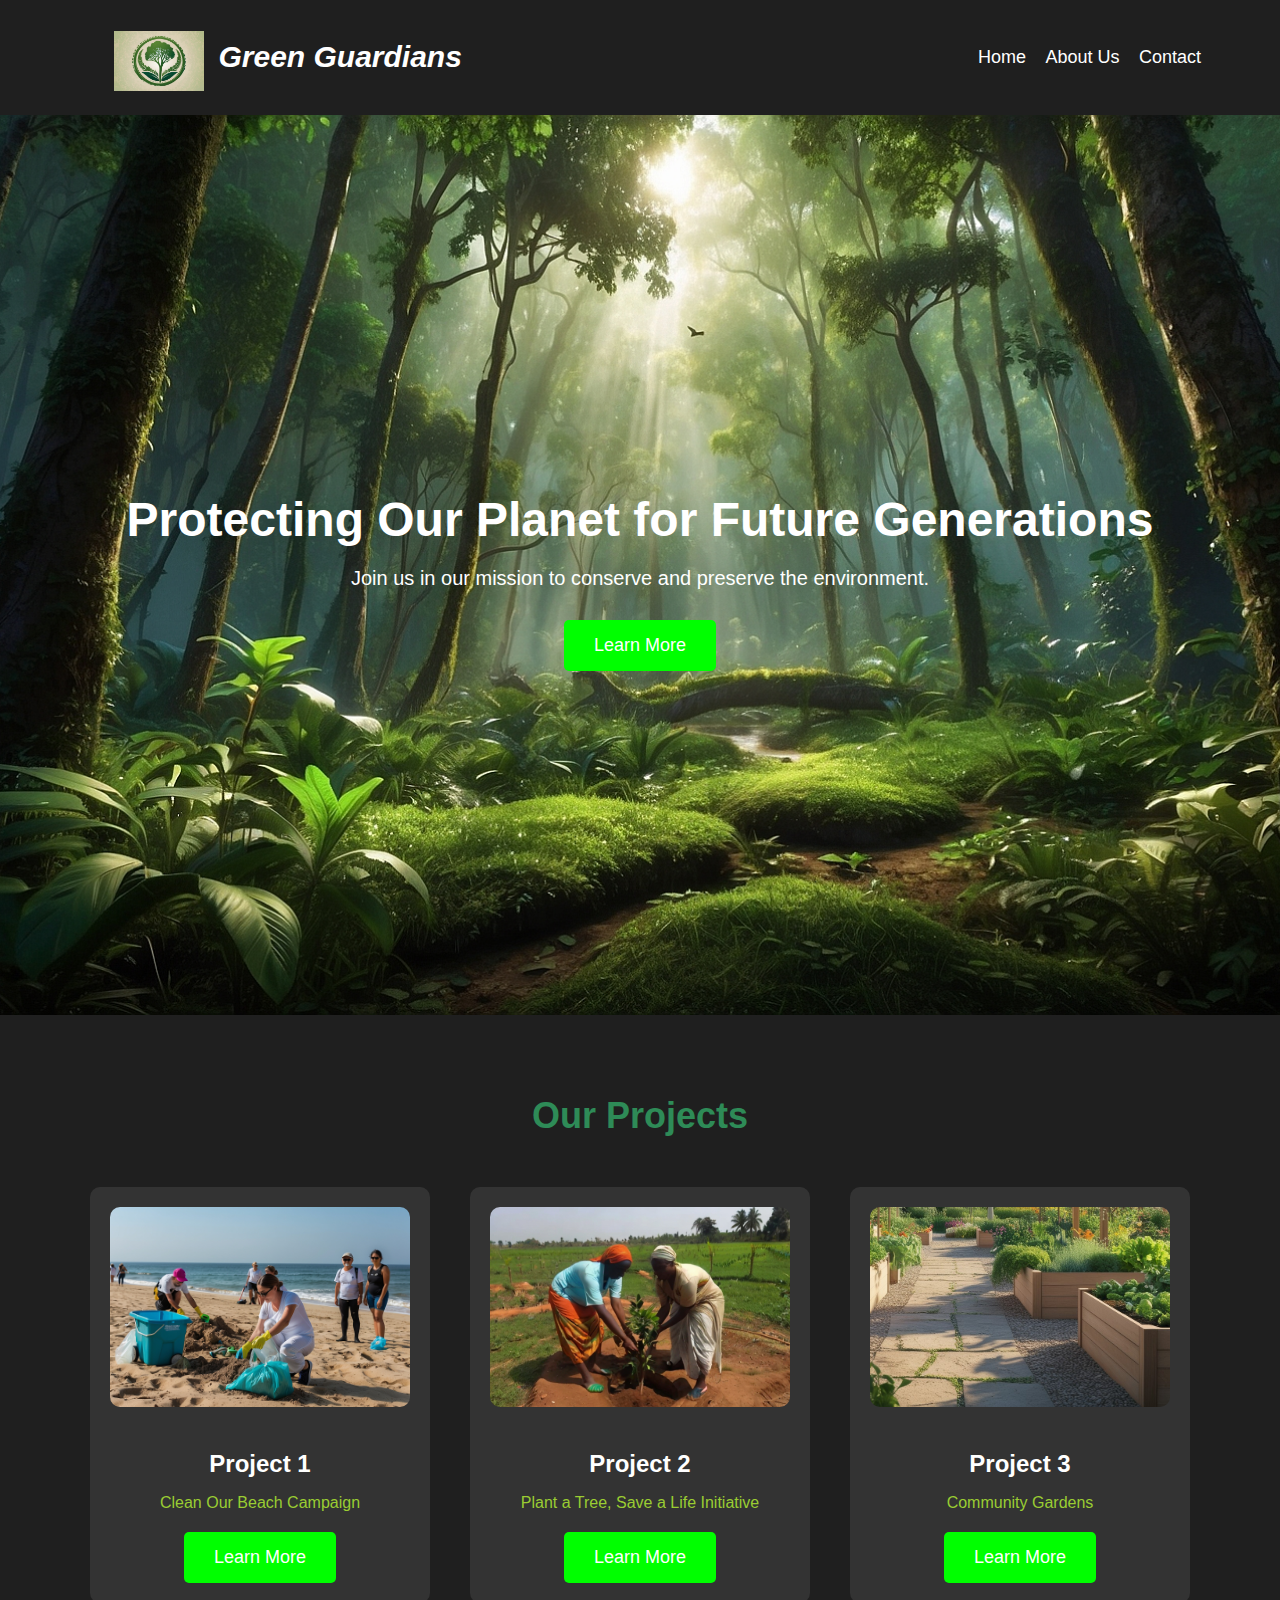
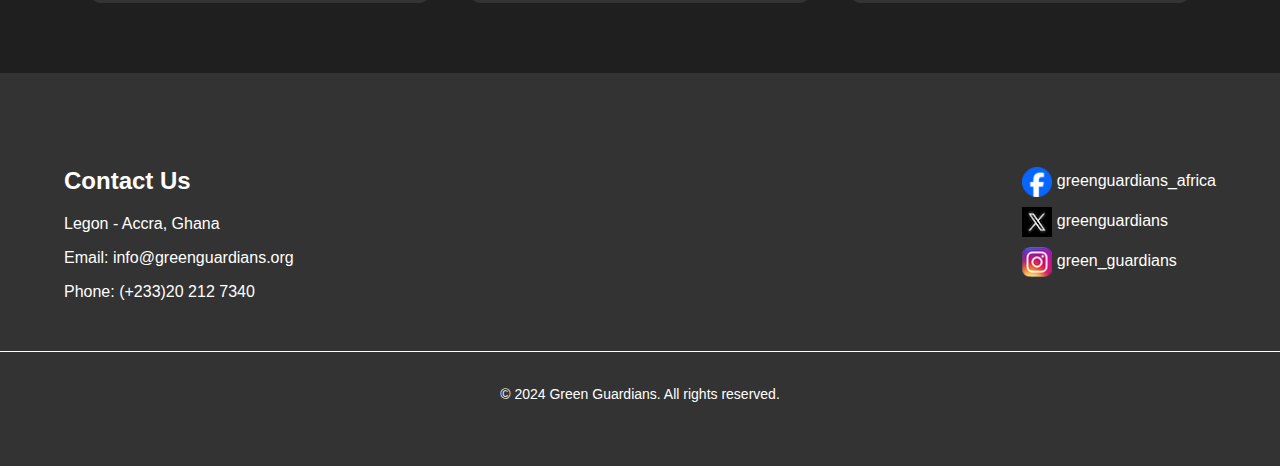
<file: index.html>
<!DOCTYPE html>
<html lang="en">
<head>
    <meta charset="UTF-8">
    <meta name="viewport" content="width=device-width, initial-scale=1.0">
	
    <title>Green Guardians</title>
    <link rel="stylesheet" type="text/css" href="styles.css">
	
</head>

<body>
    <header>
        <div class="container">
            <div class="logo">
                <img src="logo1.jpg" alt="Conservation Logo"> <h1>Green Guardians</h1>
            </div>
            <nav>
                <ul>
                    <li><a href="#home">Home</a></li>
                    <li><a href="about.html">About Us</a></li>
                    <li><a href="contact.html">Contact</a></li>
                </ul>
            </nav>
 
    </header>


    <section class="hero">
        <div class="hero-content">
            <h1>Protecting Our Planet for Future Generations</h1>
            <p>Join us in our mission to conserve and preserve the environment.</p>
            <a href="about.html" class="cta-button index-cta">Learn More</a>
        </div>
    </section>


    <section class="projects">
        <div class="projects-content">
            <h2>Our Projects</h2>
            <div class="project-list">
                <div class="project-item">
                    <img src="project1.jpg" alt="Project 1">
                    <h3>Project 1</h3>
                    <p>Clean Our Beach Campaign</p>
                    <a href="project.html" class="cta-button index-cta">Learn More</a>
                </div>
                <div class="project-item">
                    <img src="project2.jpg" alt="Project 2">
                    <h3>Project 2</h3>
                    <p>Plant a Tree, Save a Life Initiative</p>
                    <a href="project.html" class="cta-button index-cta">Learn More</a>
                </div>
                <div class="project-item">
                    <img src="project3.jpg" alt="Project 3">
                    <h3>Project 3</h3>
                    <p>Community Gardens</p>
                    <a href="project.html" class="cta-button index-cta">Learn More</a>
                </div>
            </div>
            </div>
            </section>


    <footer>
        <div class="container">
            <div class="footer-info">
                <h3>Contact Us</h3>
                <p>Legon - Accra, Ghana</p>
                <p>Email: info@greenguardians.org</p>
                <p>Phone: (+233)20 212 7340</p>
            </div>
            <div class="social-links">
                <a href="#"><img src="facebook.png" alt="Facebook"> greenguardians_africa</a>
                <a href="#"><img src="twitter.png" alt="Twitter"> greenguardians</a>
                <a href="#"><img src="instagram.png" alt="Instagram"> green_guardians</a>
            </div>
        </div>
        <div class="copyright">
            <p>&copy; 2024 Green Guardians. All rights reserved.</p>
        </div>
    </footer>

    
    </body>
    </html>
</file>
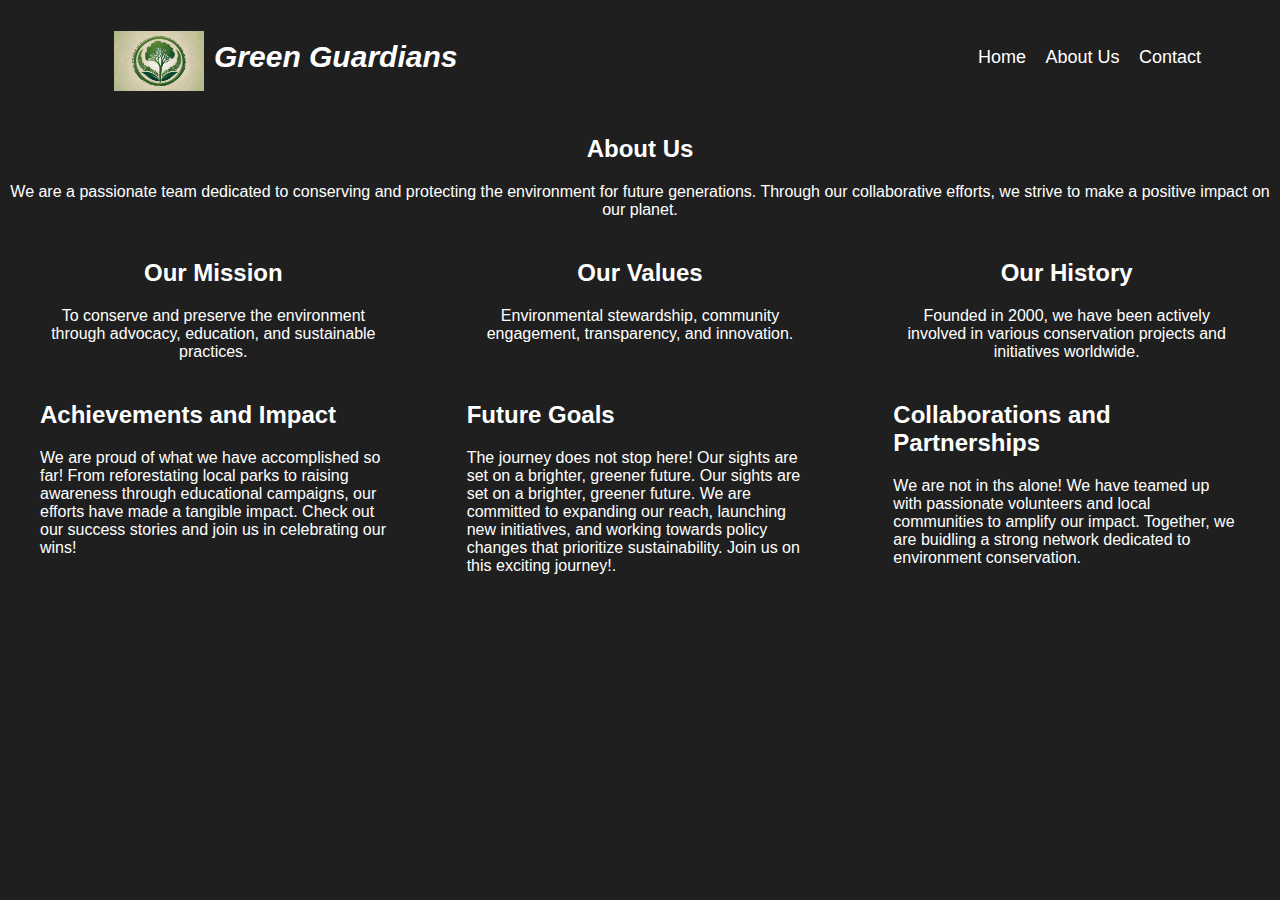
<file: about.html>
<!DOCTYPE html>
<html lang="en">
<head>
    <meta charset="UTF-8">
    <meta name="viewport" content="width=device-width, initial-scale=1.0">
    <title>Environmental Conservation</title>
    <link rel="stylesheet" type="text/css" href="styles.css">
</head>
<body>
    <header>
        <div class="container">
            <div class="logo">
                <img src="logo1.jpg" alt="Conservation Logo"><h1>Green Guardians</h1>
            </div>
            <nav>
                <ul>
                    <li><a href="index.html">Home</a></li>
                    <li><a href="about.html">About Us</a></li>
                    <li><a href="contact.html">Contact</a></li>
                </ul>
            </nav>
        </div>
    </header>

    <section id="about-us">
        <div class="about-content">
            <h2>About Us</h2>
            <p>We are a passionate team dedicated to conserving and protecting the environment for future generations. Through our collaborative efforts, we strive to make a positive impact on our planet.</p>
            <div class="highlights">
                <div class="highlight-item">
                    <h3>Our Mission</h3>
                    <p>To conserve and preserve the environment through advocacy, education, and sustainable practices.</p>
                </div>
                <div class="highlight-item">
                    <h3>Our Values</h3>
                    <p>Environmental stewardship, community engagement, transparency, and innovation.</p>
                </div>
                <div class="highlight-item">
                    <h3>Our History</h3>
                    <p>Founded in 2000, we have been actively involved in various conservation projects and initiatives worldwide.</p>
                </div>
            </div>
        </div>
        <div class="highlights">
        <div class="highlight-item">
            <h3>Achievements and Impact</h3>
            <p>We are proud of what we have accomplished so far! From reforestating local parks to raising awareness through educational campaigns, our efforts have made a tangible impact. Check out our success stories and join us in celebrating our wins!</p>
        </div>
        <div class="highlight-item">
            <h3>Future Goals</h3>
            <p>The journey does not stop here! Our sights are set on a brighter, greener future. Our sights are set on a brighter, greener future. We are committed to expanding our reach, launching new initiatives, and working towards policy changes that prioritize sustainability. Join us on this exciting journey!.</p>
        </div>
        <div class="highlight-item">
            <h3>Collaborations and Partnerships</h3>
            <p>We are not in ths alone! We have teamed up with passionate volunteers and local communities to amplify our impact. Together, we are buidling a strong network dedicated to environment conservation.</p>
        </div>
        </div>
    </section>
</file>
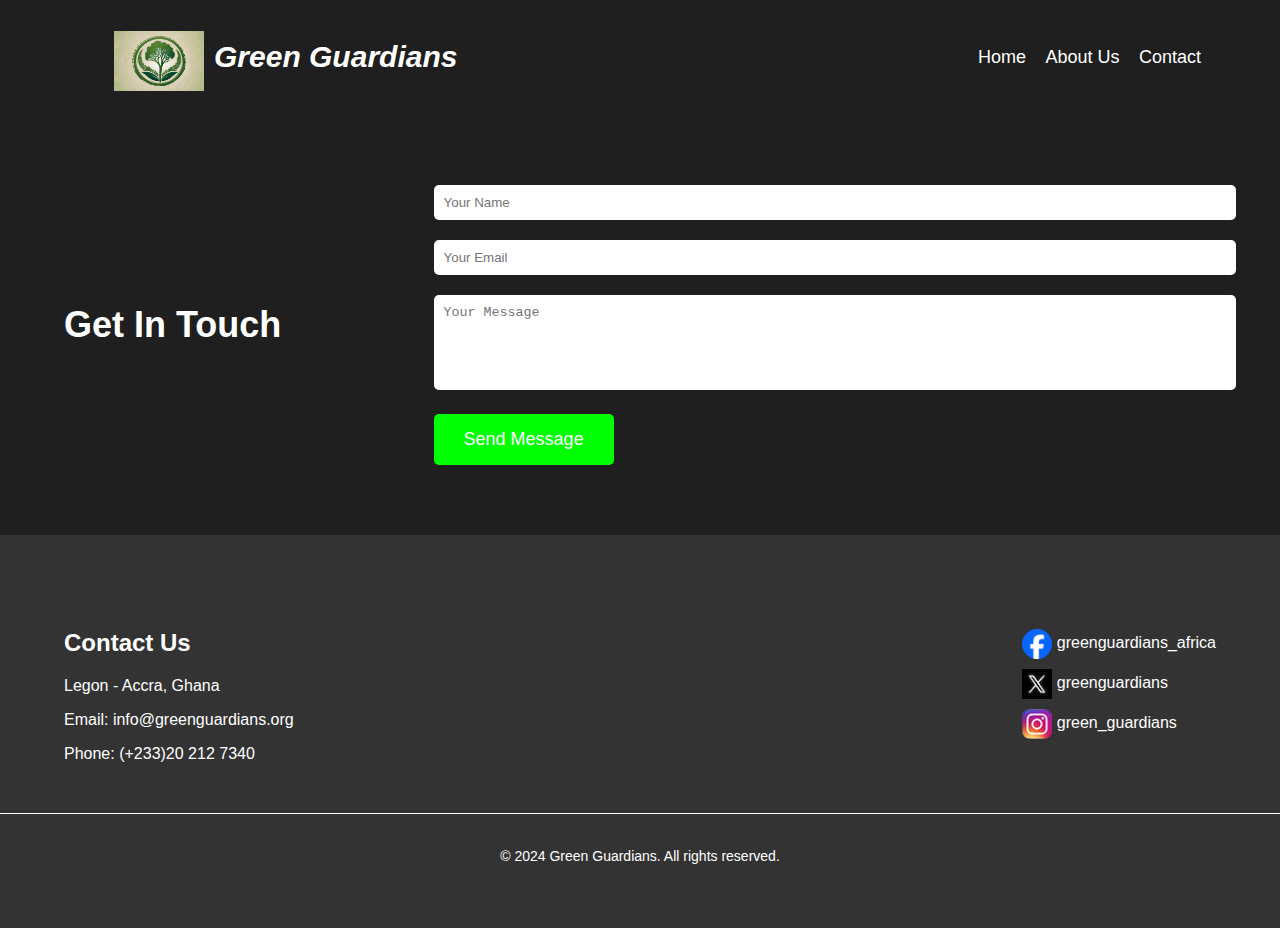
<file: contact.html>
<!DOCTYPE html>
<html lang="en">
<head>
    <meta charset="UTF-8">
    <meta name="viewport" content="width=device-width, initial-scale=1.0">
    <title>Environmental Conservation</title>
    <link rel="stylesheet" type="text/css" href="styles.css">
</head>
<body>
    <header>
        <div class="container">
            <div class="logo">
                <img src="logo1.jpg" alt="Conservation Logo"><h1>Green Guardians</h1>
            </div>
            <nav>
                <ul>
                    <li><a href="index.html">Home</a></li>
                    <li><a href="about.html">About Us</a></li>
                    <li><a href="contact.html">Contact</a></li>
                </ul>
            </nav>
        </div>
    </header>
	
	  <section class="contact">
            <div class="container">
                <h2>Get In Touch</h2>
                <div class="contact-form">
                    <form action="#" method="post">
                        <input type="text" name="name" placeholder="Your Name" required>
                        <input type="email" name="email" placeholder="Your Email" required>
                        <textarea name="message" placeholder="Your Message" rows="5" required></textarea>
                        <button type="submit">Send Message</button>
                    </form>
                </div>
            </div>
        </section>
		
		 <footer>
        <div class="container">
            <div class="footer-info">
                <h3>Contact Us</h3>
                <p>Legon - Accra, Ghana</p>
                <p>Email: info@greenguardians.org</p>
                <p>Phone: (+233)20 212 7340</p>
            </div>
           <div class="social-links">
                <a href="#"><img src="facebook.png" alt="Facebook"> greenguardians_africa</a>
                <a href="#"><img src="twitter.png" alt="Twitter"> greenguardians</a>
                <a href="#"><img src="instagram.png" alt="Instagram"> green_guardians</a>
            </div>
        </div>
        <div class="copyright">
            <p>&copy; 2024 Green Guardians. All rights reserved.</p>
        </div>
    </footer>
</file>
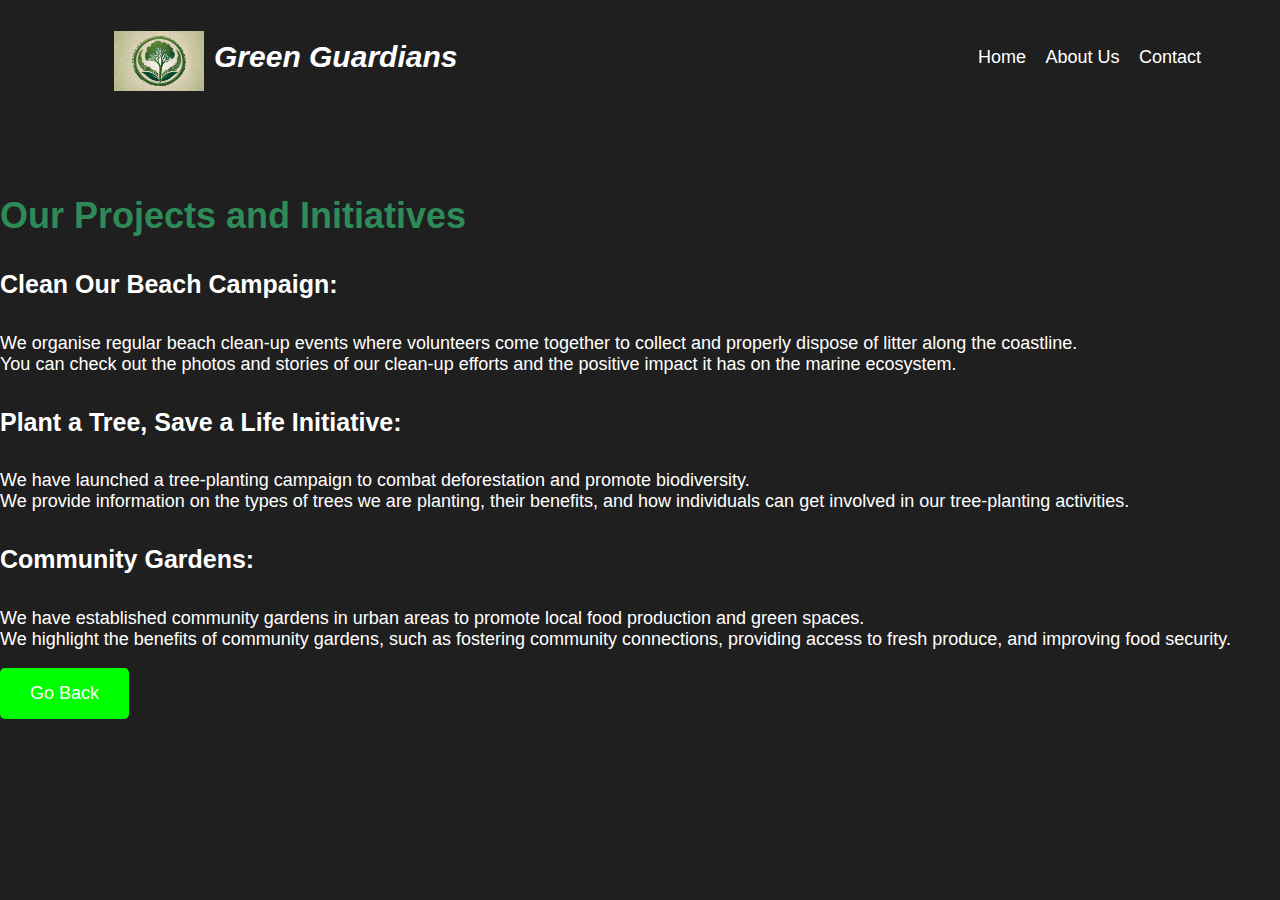
<file: project.html>
<!DOCTYPE html>
<html lang="en">
<head>
    <meta charset="UTF-8">
    <meta name="viewport" content="width=device-width, initial-scale=1.0">
    <title>Environmental Conservation</title>
    <link rel="stylesheet" type="text/css" href="styles.css">
</head>
<body>
    <header>
        <div class="container">
            <div class="logo">
                <img src="logo1.jpg" alt="Conservation Logo"><h1>Green Guardians</h1>
            </div>
            <nav>
                <ul>
                    <li><a href="index.html">Home</a></li>
                    <li><a href="about.html">About Us</a></li>
                    <li><a href="contact.html">Contact</a></li>
                </ul>
            </nav>
        </div>
    </header>
	
	 <section class="projects">
		<h2>Our Projects and Initiatives</h2>
		
		<h4>Clean Our Beach Campaign:</h4>
        <p>We organise regular beach clean-up events where volunteers come together to collect and properly dispose of litter along the coastline.</br> You can check out the photos and stories of our clean-up efforts and the positive impact it has on the marine ecosystem.</p>
		
		<h4>Plant a Tree, Save a Life Initiative:</h4>
        <p>We have launched a tree-planting campaign to combat deforestation and promote biodiversity.</br> We provide information on the types of trees we are planting, their benefits, and how individuals can get involved in our tree-planting activities.</p>
		
		<h4>Community Gardens:</h4>
		<p>We have established community gardens in urban areas to promote local food production and green spaces.</br> We highlight the benefits of community gardens, such as fostering community connections, providing access to fresh produce, and improving food security.</p>
		
		<a href="index.html" class="cta-button project-cta">Go Back</a>
</file>
<file: styles.css>
body {
    margin: 0;
    padding: 0;
    font-family: Arial, sans-serif;
    background-color: #1f1f1f; 
    color: #ffffff; 
}



.container {
    width: 90%;
    margin: 0 auto;
    padding: 20px 0;
    display: flex;
    justify-content: space-between;
    align-items: center;
}

.logo img {
    height: 60px; 
	margin-left: 50px;
}

.logo h1{
	color: white;
	display: inline-block;
	vertical-align: text-bottom;
	margin-left: 10px;
	font-style: italic;
	font-size: 30px;
}

nav ul {
    list-style: none;
    margin: 0;
    padding: 0;
}

nav ul li {
    display: inline-block;
    margin-right: 15px;
}

nav ul li a {
    text-decoration: none;
    color: #ffffff; 
    font-size: 18px;
	transition: color 0.3s ease;
}

nav ul li a:hover {
    color: #00ff00; 
}

/* hero */

.hero {
    background-image: url('conservation2.jpg'); 
    background-size: cover;
    background-position: center;
    height: 100vh; 
    display: flex;
    justify-content: center;
    align-items: center;
    text-align: center;
    color: #ffffff; 
}

.hero-content {
    padding: 20px;
}

.hero h1 {
    font-size: 48px; 
    margin-bottom: 20px;
}

.hero p {
    font-size: 20px; 
    margin-bottom: 30px;
}

.cta-button {
    display: inline-block;
    background-color: #00ff00; 
    color: #ffffff; 
    padding: 15px 30px;
    border-radius: 5px;
    text-decoration: none;
    font-size: 18px;
    transition: background-color 0.3s ease;
}

.cta-button:hover {
    background-color: #009900;
}

/* about */

.about-us {
    background-color: #333333; 
    color: #ffffff; 
    padding: 50px 0;
}

.about-content {
    text-align: center;
}

.about-us h2 {
    font-size: 36px; 
    margin-bottom: 30px;
    color: #009900;
}

.about-us p {
    font-size: 18px; 
    margin-bottom: 30px;
}

.highlights {
    display: flex;
    justify-content: space-around;
}

.highlight-item {
    flex: 1;
    margin: 0 40px;
}

.highlight-item h3 {
    font-size: 24px; 
    margin-bottom: 20px;
}

.highlight-item p {
    font-size: 16px; 
}


/* projects */

.projects {
    background-color: #1f1f1f; 
    color: #ffffff; 
    padding: 50px 0;
}

.projects p {
	font-size: 18px;
}

.projects h4 {
	font-size: 25px;
}

.projects-content {
    text-align: center;
}

.projects h2 {
    font-size: 36px;
    margin-bottom: 30px;
	color: seagreen;
}

.project-list {
    display: flex;
    flex-wrap: wrap;
    justify-content: center;
}

.project-item {
    flex: 1;
    max-width: 300px;
    margin: 20px;
    padding: 20px;
    background-color: #333333; 
    border-radius: 10px;
}

.project-item img {
    width: 100%;
    border-radius: 10px;
    margin-bottom: 15px;
}

.project-item h3 {
    font-size: 24px;
    margin-bottom: 10px;
}

.project-item p {
    font-size: 16px; 
    margin-bottom: 20px;
	color: yellowgreen;
}


/* Footer General styles */
body {
    margin: 0;
    padding: 0;
    font-family: Arial, sans-serif;
}

.container {
    width: 90%;
    margin: 0 auto;
    padding: 20px 0;
}

/* Footer */
footer {
    background-color: #333333; 
    color: #ffffff; 
    padding: 50px 0;
}

.footer-info {
    flex: 1;
    max-width: 300px;
}

.footer-info h3 {
    font-size: 24px; 
    margin-bottom: 20px;
}

.footer-info p {
    font-size: 16px; 
    margin-bottom: 10px;
}

.social-links {
    display: block;
    justify-content: flex-end;
    align-items: center;
}

.social-links a {
    margin-left: 20px;
	display: block;
	padding-bottom: 10px;
	text-decoration: none;
	color: white;
}

.social-links img {
    width: 30px;
	vertical-align: middle;
}

.copyright {
    text-align: center;
    margin-top: 20px;
    padding-top: 20px;
    border-top: 1px solid #ffffff; 
    font-size: 14px; 
}

/* Contact General styles */
body {
    margin: 0;
    padding: 0;
    font-family: Arial, sans-serif;
}

.container {
    width: 90%;
    margin: 0 auto;
    padding: 20px 0;
}

/* Contact */
.contact {
    background-color: #1f1f1f; 
    color: #ffffff; 
    padding: 50px 0;
}

.contact h2 {
    font-size: 36px; 
    margin-bottom: 30px;
}

.contact-form input,
.contact-form textarea {
    width: 100%;
    padding: 10px;
    margin-bottom: 20px;
    border: none;
    border-radius: 5px;
}

.contact-form textarea {
    resize: none;
}

.contact-form button {
    background-color: #00ff00; 
    color: #ffffff; 
    padding: 15px 30px;
    border: none;
    border-radius: 5px;
    font-size: 18px;
    cursor: pointer;
    transition: background-color 0.3s ease;
}

.contact-form button:hover {
    background-color: #009900; 
}

.social-links {
    display: block;
    justify-content: flex-end;
    align-items: center;
}

.social-links a {
    margin-left: 20px;
	display: block;
	padding-bottom: 10px;
	text-decoration: none;
	color: white;
}

.social-links img {
    width: 30px;
}
</file>
